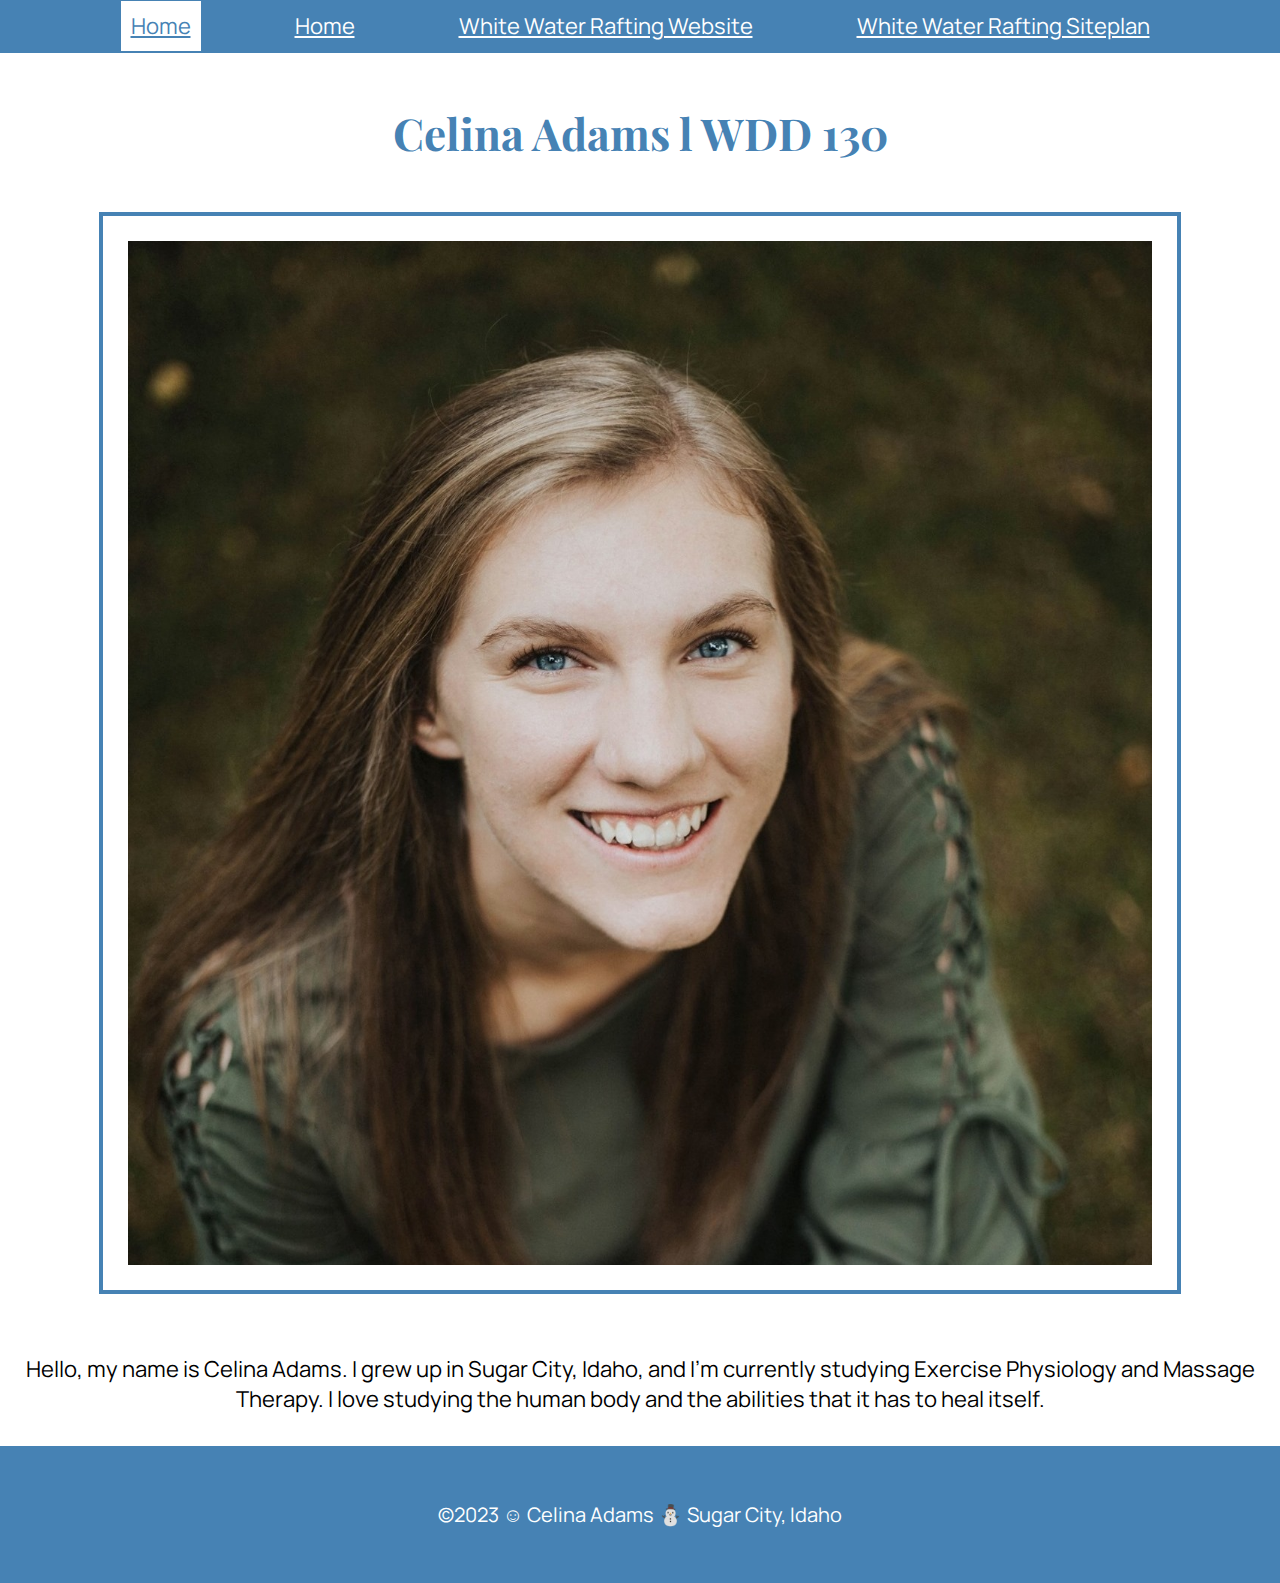
<file: index.html>
<!DOCTYPE html>
<html lang="en-US">
  
<head>
    <meta charset="utf-8">
    <meta name="viewport" content="width=device-width">
    <title>Celina Adams l WDD 130</title>
    <link rel="stylesheet" href="css/style.css">
  </head>

  <body>

    <header>
      <nav>
        <a id="active" href="#">Home</a>
        <a href="#">Home</a>
        <a href="wwr/">White Water Rafting Website</a>
        <a href="wwr/site-plan-rafting.html">White Water Rafting Siteplan</a>
      </nav>
    </header>

    <main>
      <h1>Celina Adams l WDD 130</h1>
      <img src="images/profile.jpg" alt="Picture of Celina Adams">
      <p>Hello, my name is Celina Adams. I grew up in Sugar City, Idaho, and I'm currently studying Exercise Physiology and Massage Therapy. I love studying the human body and the abilities that it has to heal itself. </p>  
    </main>  

    <footer>
      <p>&copy;2023 &#9786; Celina Adams &#9924; Sugar City, Idaho</p>
    </footer>
  </body>
</html>
</file>
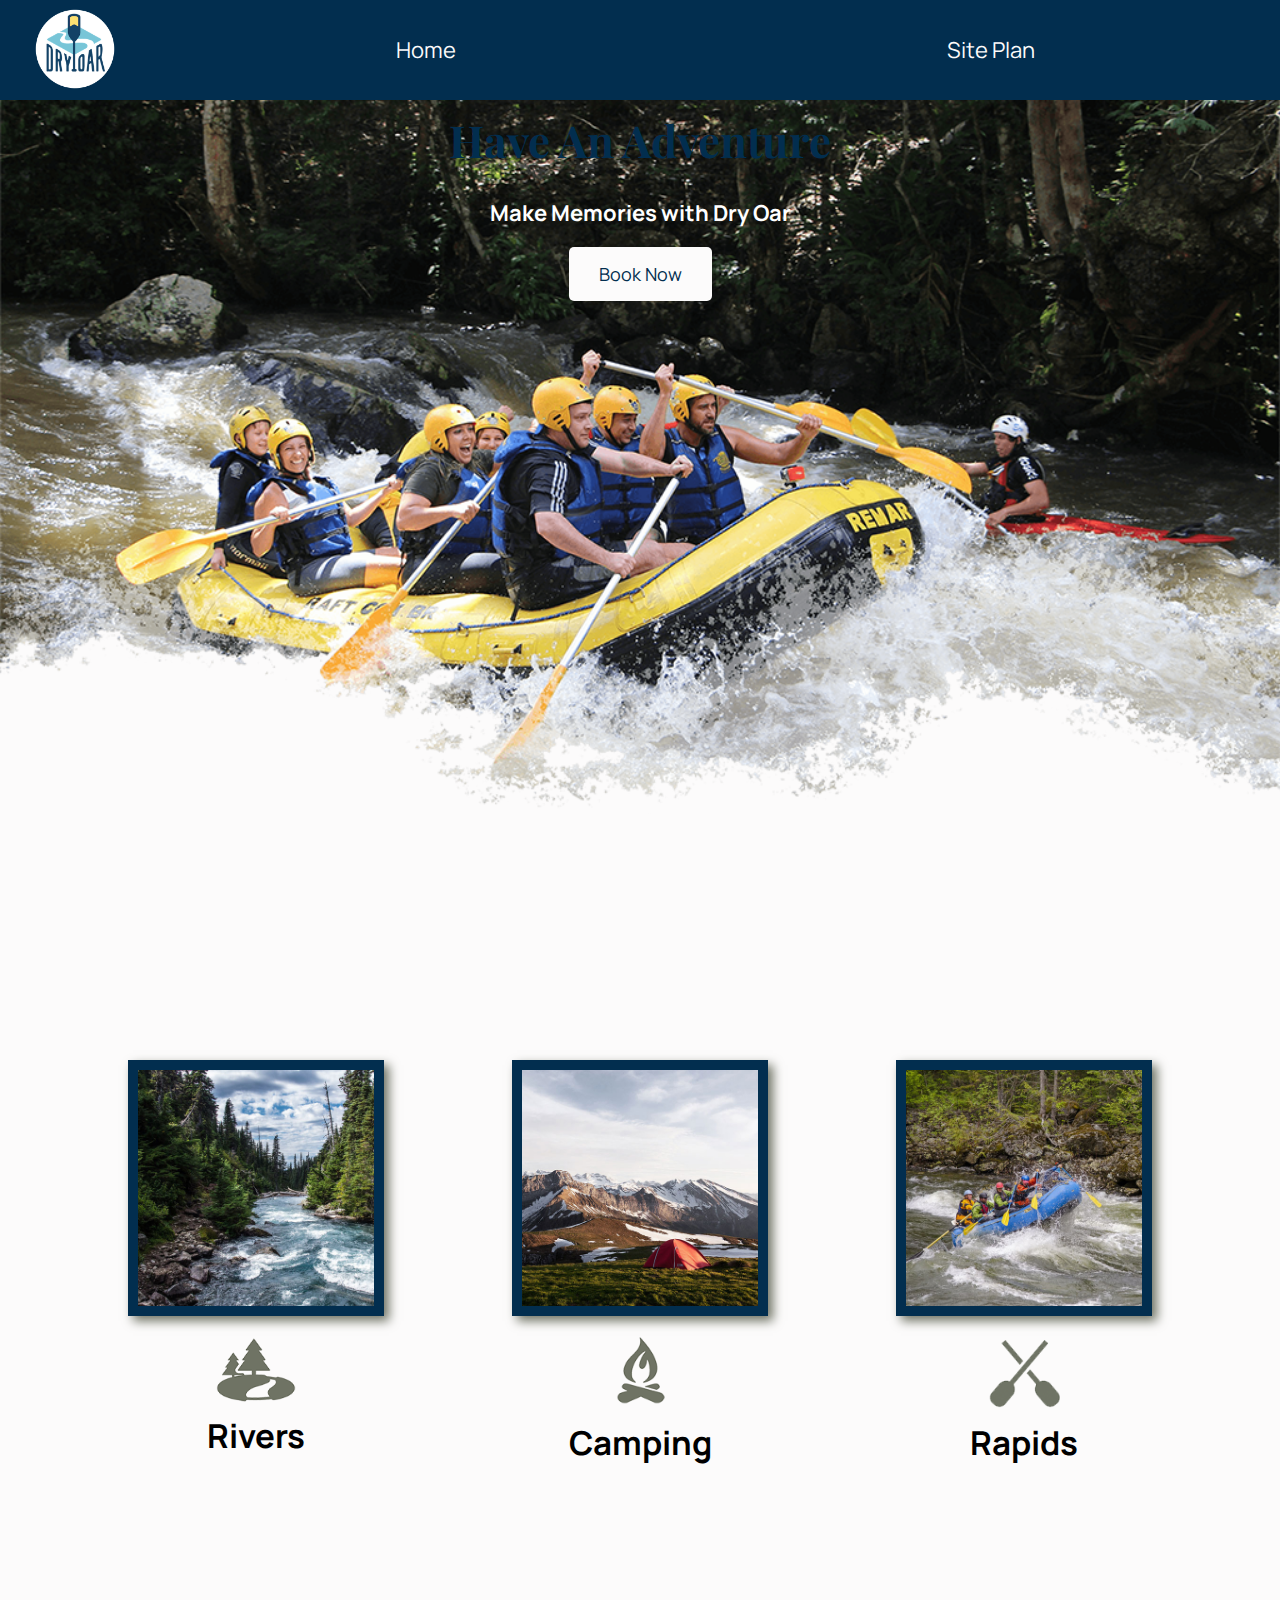
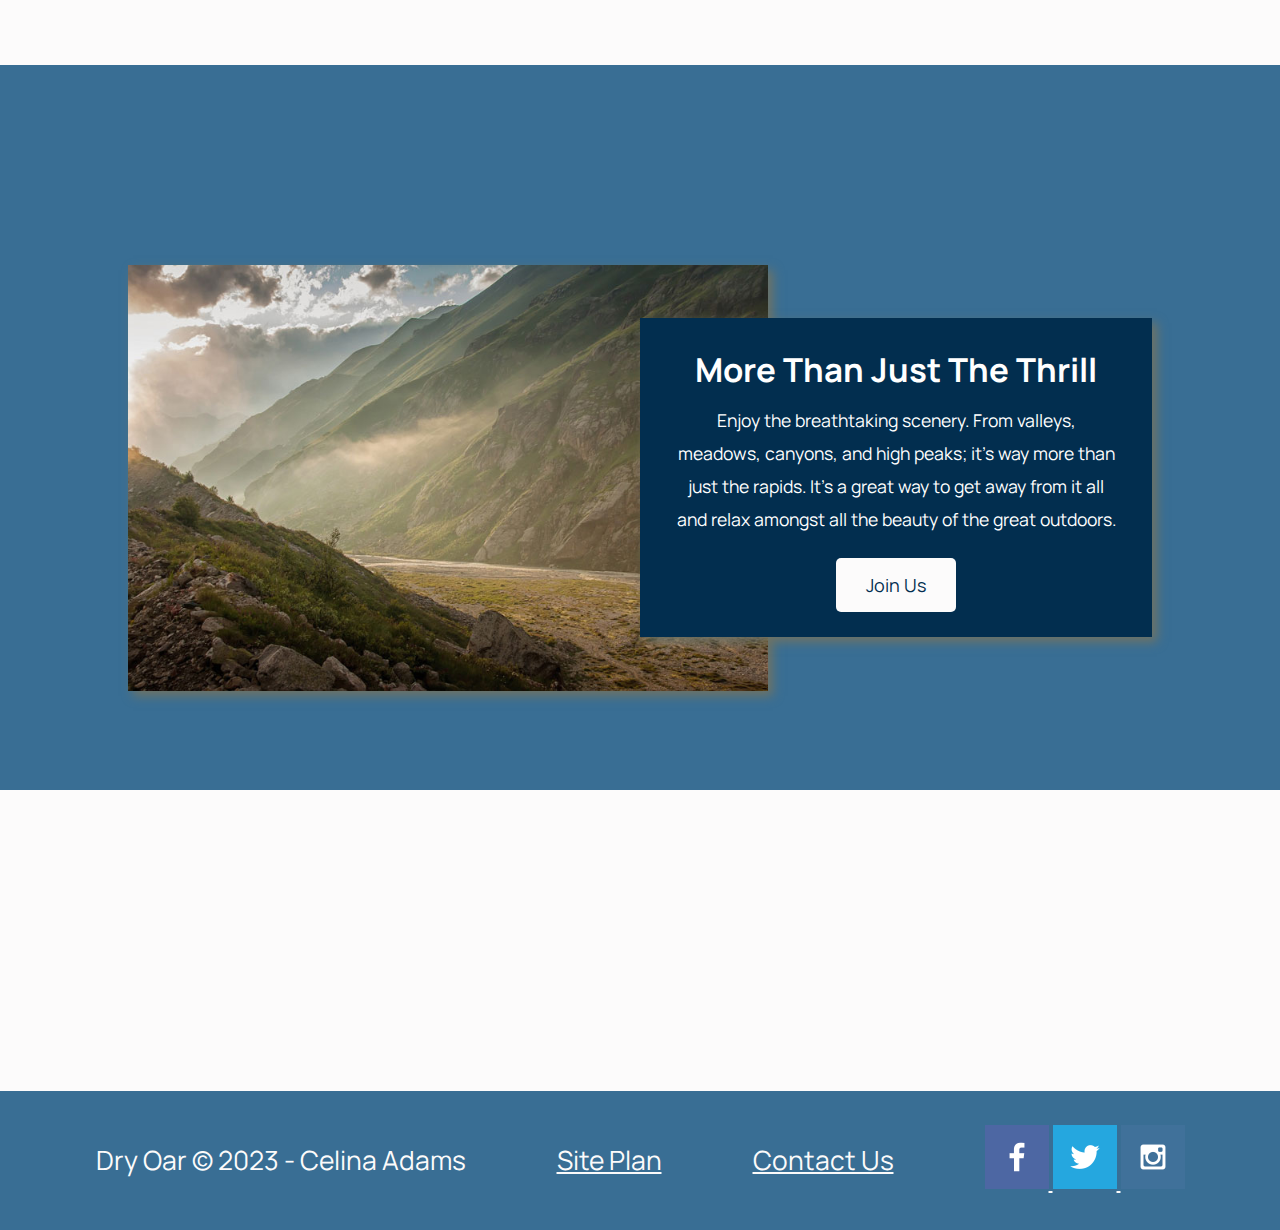
<file: wwr/index.html>
<!DOCTYPE html>
<html lang="en">
<head>
    <meta charset="UTF-8">
    <meta http-equiv="X-UA-Compatible" content="IE=edge">
    <meta name="viewport" content="width=device-width, initial-scale=1.0">
    <title>Whitewater Rafting Vacations | Dry Oar Boating | Home</title>
    <link rel="stylesheet" href="styles/style.css">
</head>
<body>
    <div id="content">

    <header>
        <a id="logo_link" href="index.html">
            <img class="logo" src="images/logo.png" alt="Dry Oar Boating Logo">
        </a>
        <nav>
            <a href="index.html">Home</a>
            <a href="site-plan-rafting.html">Site Plan</a>
        </nav>
    </header>
    
    <div id="hero">
        <div id="hero-box">
            <img id="hero-img" src="images/hero.png" alt="People enjoying white water rafting">
        </div>
        <section id="hero-msg">
            <h1 class="home-title">Have An Adventure</h1>
            <h4>Make Memories with Dry Oar </h4>
            <div class='button-box'>
                <a class='book' href="contactus.html">Book Now</a>
            </div>
        </section>
    </div>

    <main class="home-grid">
        <section class="rivers-card">
            <img class="card-img" src="images/rivers.jpg" alt="river in forest">
            <img class="icon" src="images/river_icon.png" alt="river icon">
            <h2>Rivers</h2>
        </section>
        <section class="camping-card">
            <img class="card-img" src="images/camping.jpg" alt="tent in mountains">
            <img class="icon" src="images/fire_icon.png" alt="fire icon">
            <h2>Camping</h2>
        </section>
        <section class="rapids-card">
            <img class="card-img" src="images/rapids.jpg" alt="rafting boat">
            <img class="icon" src="images/oars.png" alt="oars icon">
            <h2>Rapids</h2>
        </section>
        <div id="background"></div> 
        <img class="mountains" src="images/mountains.jpg" alt="Misty mountains">
        <section class="msg">
            <h2>More Than Just The Thrill</h2>
            <p>Enjoy the breathtaking scenery. From valleys, meadows, canyons, and high peaks; it's way more than just the rapids. It's a great way to get away from it all and relax amongst all the beauty of the great outdoors. </p>
            <a class='join' href="rivers.html">Join Us</a>
        </section>
    </main>

    <footer>
        <p>Dry Oar &copy; 2023 - Celina Adams</p>
        <p><a href="site-plan-rafting.html">Site Plan</a></p>
        <p><a href="contactus.html">Contact Us</a></p>
        <div class="social">
            <a href="https://facebook.com" target="_blank">
                <img src="images/facebook.png" alt="fb icon">
            </a>
            <a href="https://twitter.com" target="_blank">
                <img src="images/twitter.png" alt="twitter icon">
            </a>
            <a href="https://instagram.com" target="_blank">
                <img src="images/instagram.png" alt="instagram icon">
            </a>
        </div>
    </footer>
    </div>
</body>
</html>
</file>
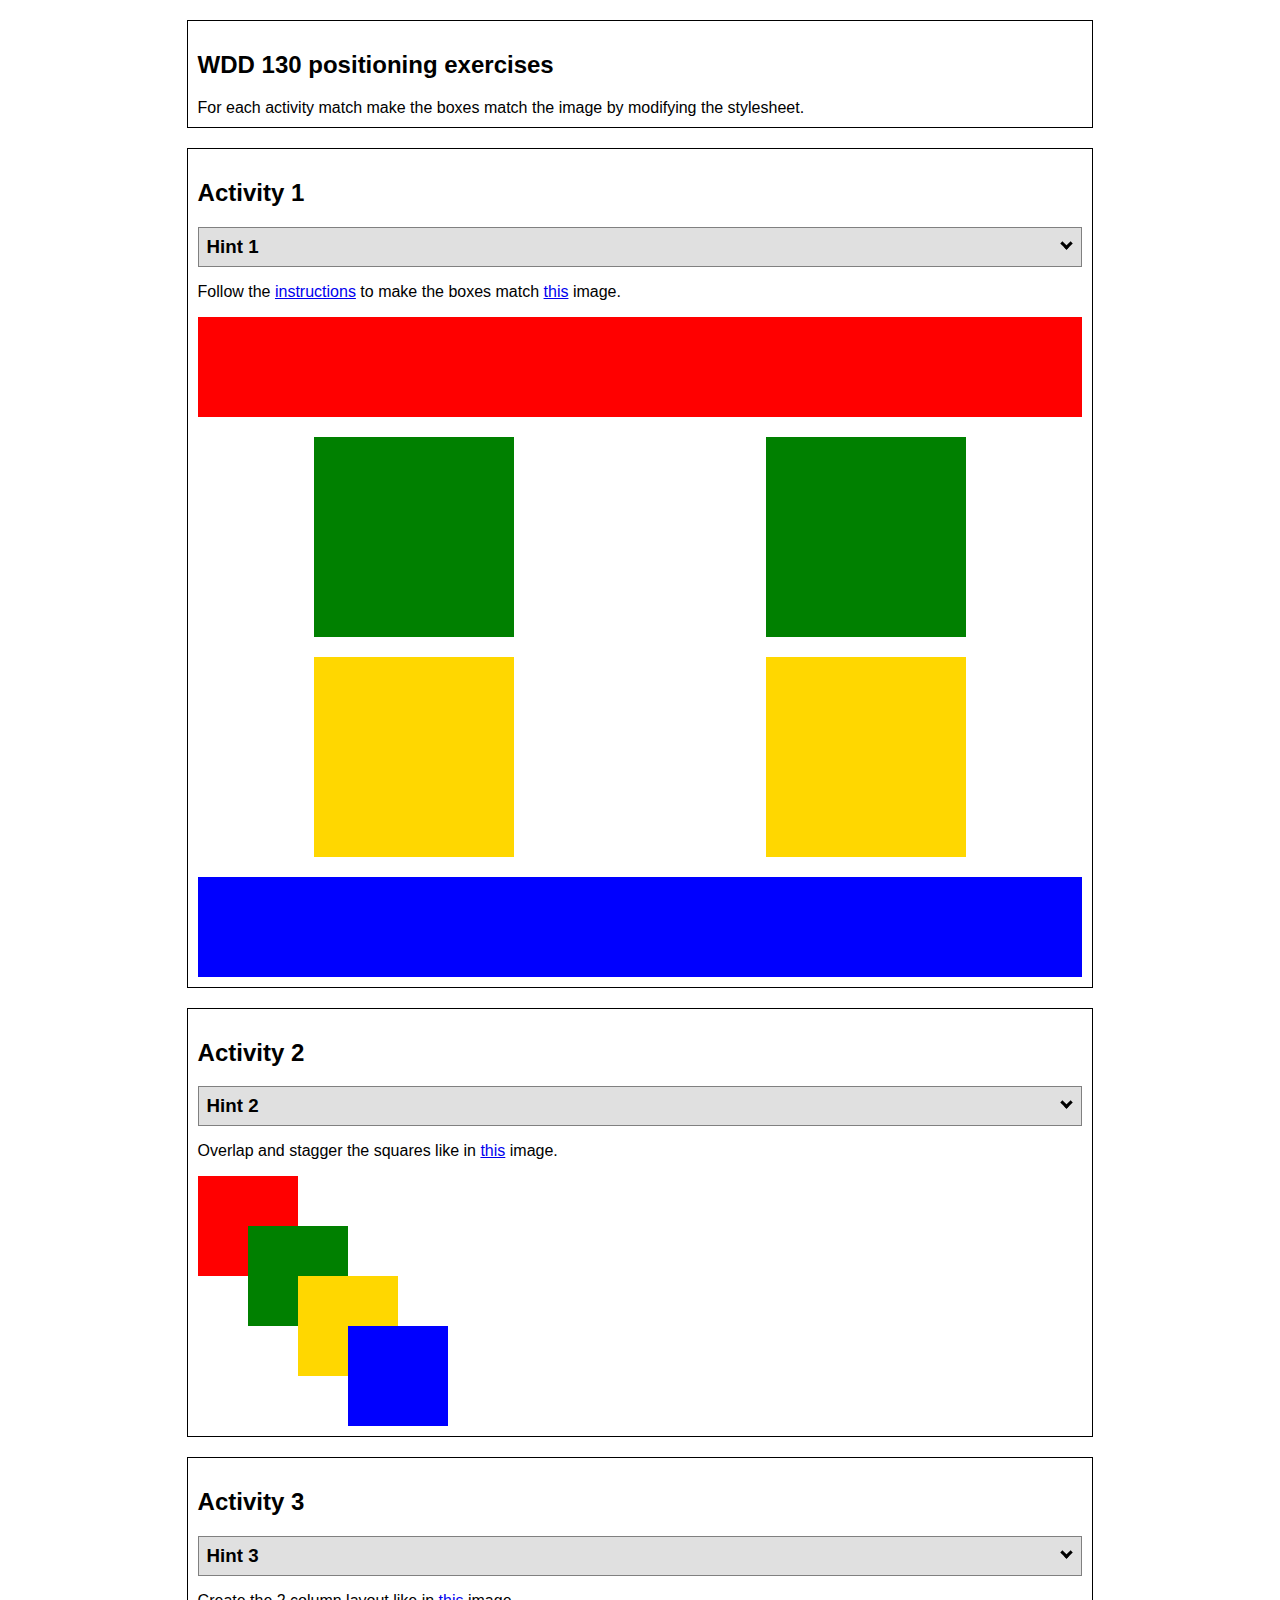
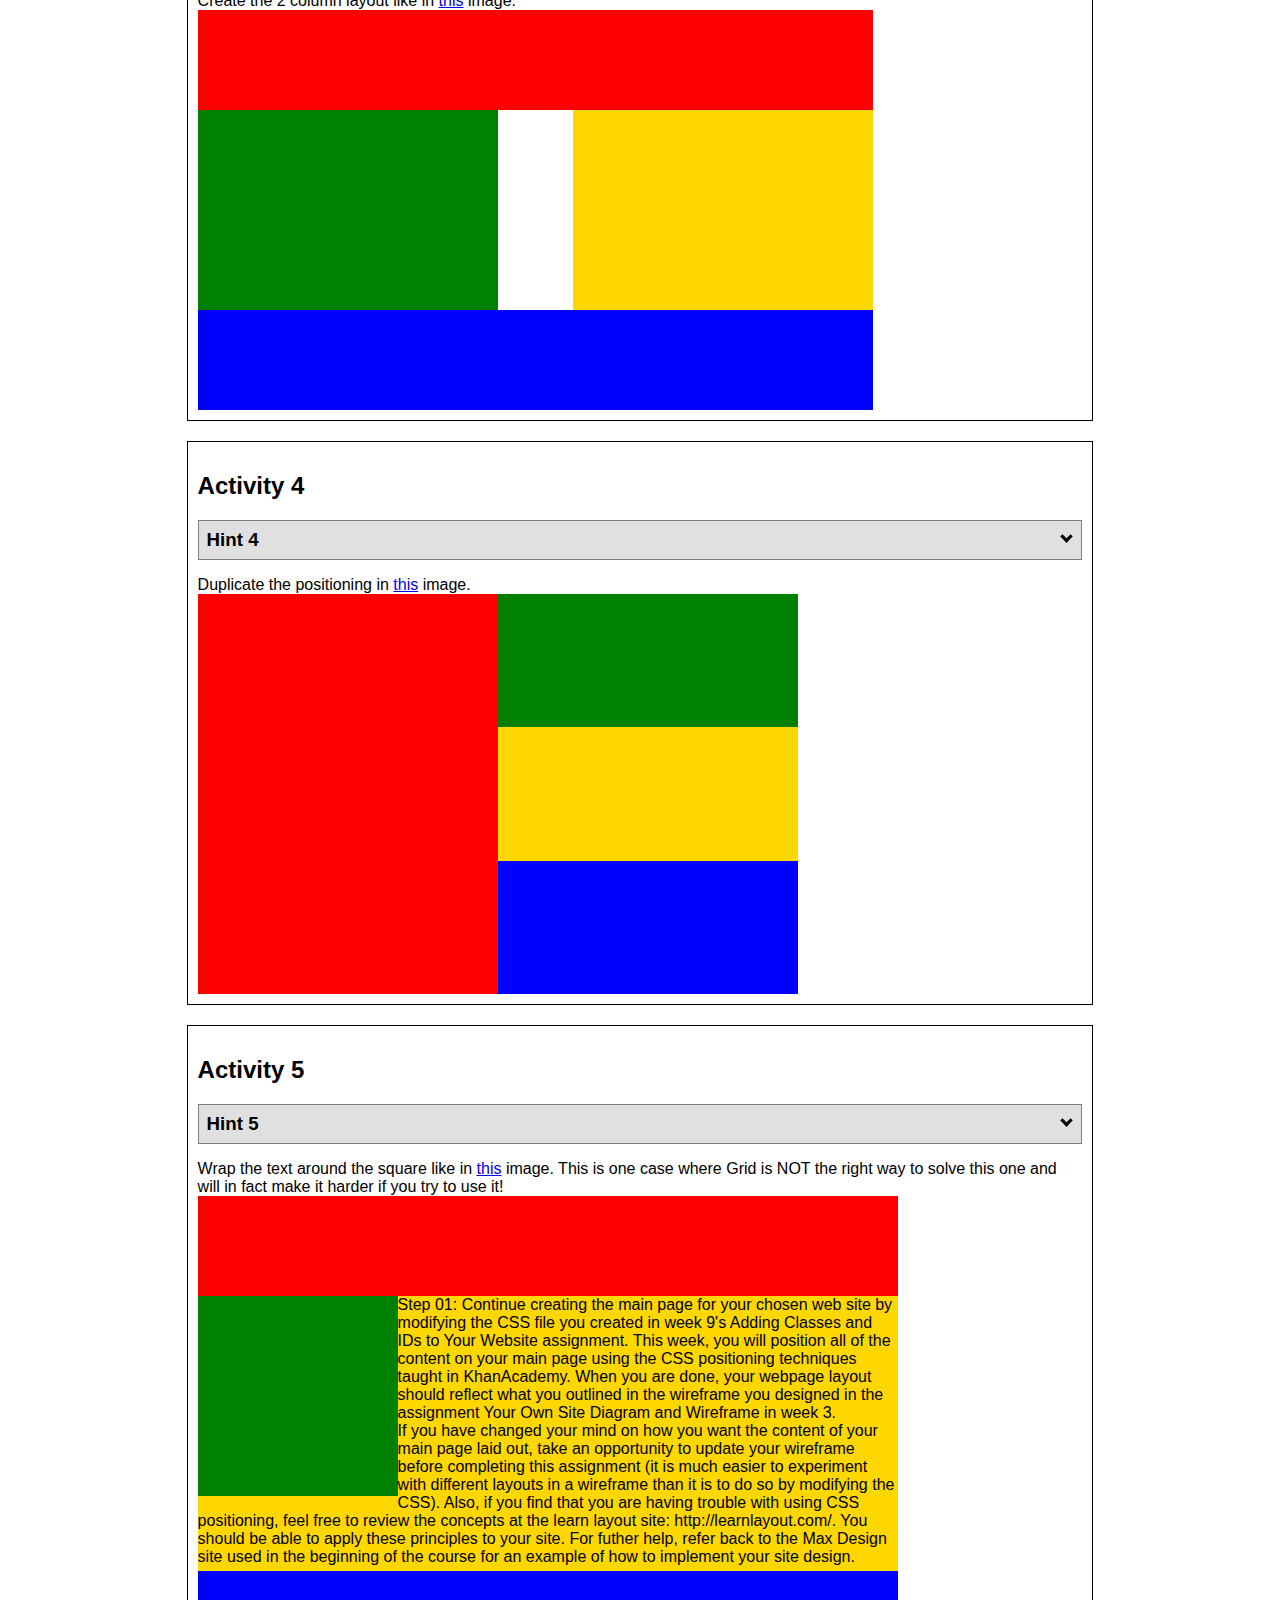
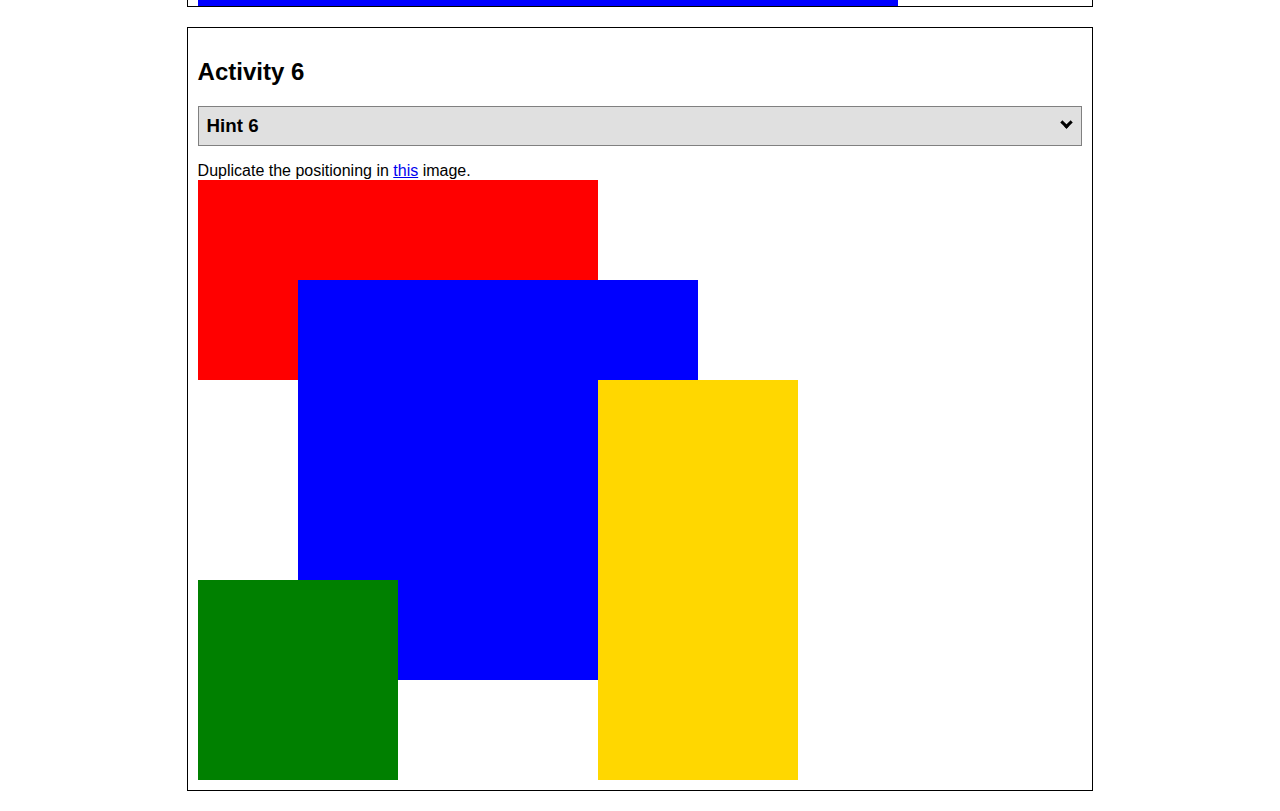
<file: positioning.html>
<!DOCTYPE html>
<html lang="en">
  <head>
    <!-- HTML - Name: positioning.html -->
    <title>Positioning Activity</title>
    <link rel="stylesheet" type="text/css" href="positionstyles.css" />
  </head>
  <body>
    <div class="activity">
      <h2>WDD 130 positioning exercises</h2>
      For each activity match make the boxes match the image by modifying the stylesheet.</div>
    <div class="activity">
      <h2>Activity 1</h2>
      <section class="hint"><input type="checkbox" ><i></i> <h3>Hint 1</h3><div><p>Check out the <a href="https://byui-wdd.github.io/wdd130/activities/w06-css-positioning.html" target="_blank">activity instructions</a> in Ilearn!</p></div></section>
      <p>Follow the <a href="https://byui-wdd.github.io/wdd130/activities/w06-css-positioning.html" target="_blank">instructions</a> to make the boxes match  <a href="https://byui-wdd.github.io/wdd130/images/example1.png" target="_blank">this</a> image.</p>
      <div class="content1" >
        <div class="red1" ></div>
        <div class="green1" ></div>
        <div class="green1" ></div>
        <div class="yellow1"></div>
        <div class="yellow1"></div>
        <div class="blue1"></div>
      </div>
    </div>
    <div class="activity">
      <h2>Activity 2</h2>
      <section class="hint"><input type="checkbox" > <h3>Hint 2</h3><i></i><div>
      <ul>
      <li>grid-template-columns: 50px 50px 50px 50px 50px </li></ul></div></section>
      <p>Overlap and stagger the squares like in <a href="https://byui-wdd.github.io/wdd130/images/example2.png" target="_blank">this</a> image.</p>
      <div class="content2" >
        <div class="red2" ></div>
        <div class="green2" ></div>
        <div class="yellow2"></div>
        <div class="blue2"></div>
      </div>
    </div>
    <div class="activity">
      <h2>Activity 3</h2>
      <section class="hint"><input type="checkbox" > <h3>Hint 3</h3><i></i><div><p>This one is going to be best solved with CSS Grid. Remember to make the boxes the right width first...then start moving them around. </p><h4>Properties used:</h4><ul><li>display:grid;</li><li>grid-template-columns:</li><li>grid-column-gap:</li>
        <li>grid-column:</li>  </ul></div></section>
      Create the 2 column layout like in <a href="https://byui-wdd.github.io/wdd130/images/example3.png" target="_blank">this</a>  image.
      <div class="content3" >
        <div class="red3" ></div>
        <div class="green3" ></div>
        <div class="yellow3"></div>
        <div class="blue3"></div>
      </div>
    </div>
    <div class="activity">
      <h2>Activity 4</h2>
      <section class="hint"><input type="checkbox" > <h3>Hint 4</h3><i></i><div><p>For the others we have been primarily concerned with width. For this one you will need to adjust height as well. </p><h4>Properties used:</h4><ul><li>display:grid;</li><li>grid-template-columns:</li><li>grid-row:</li></ul></div></section>
      Duplicate the positioning in <a href="https://byui-wdd.github.io/wdd130/images/example4.png" target="_blank">this</a> image. 
      <div class="content4" >
        <div class="red4" ></div>
        <div class="green4" ></div>
        <div class="yellow4"></div>
        <div class="blue4"></div>
      </div>
    </div>

    <div class="activity">
      <h2>Activity 5</h2>
      <section class="hint"><input type="checkbox" > <h3>Hint 5</h3><i></i><div><p>Grid is <strong>not</strong> the right way to do this.  In fact there is only one way to really do that...and that is with float. Remember that we float the thing we want the text to wrap around.  Also remember to start by making all the shapes the right size and shape.</p><h4>Properties used:</h4><ul><li>float: left;</li></ul></div></section>
      Wrap the text around the square like in <a href="https://byui-wdd.github.io/wdd130/images/example5.png" target="_blank">this</a> image. This is one case where Grid is NOT the right way to solve this one and will in fact make it harder if you try to use it!
      <div class="content5" >
        <div class="red5" ></div>
        <div class="green5" ></div>
        <div class="yellow5">Step 01: Continue creating the main page for your chosen web site by modifying the CSS file you created in week 9's Adding Classes and IDs to Your Website assignment. This week, you will position all of the content on your main page using the CSS positioning techniques taught in KhanAcademy. When you are done, your webpage layout should reflect what you outlined in the wireframe you designed in the assignment Your Own Site Diagram and Wireframe in week 3. <br />
          If you have changed your mind on how you want the content of your main page laid out, take an opportunity to update your wireframe before completing this assignment (it is much easier to experiment with different layouts in a wireframe than it is to do so by modifying the CSS). Also, if you find that you are having trouble with using CSS positioning, feel free to review the concepts at the learn layout site: http://learnlayout.com/. You should be able to apply these principles to your site. For futher help, refer back to the Max Design site used in the beginning of the course for an example of how to implement your site design.</div>
        <div class="blue5"></div>
      </div>
    </div>
    <div class="activity">
      <h2>Activity 6</h2>
      <section class="hint"><input type="checkbox" > <h3>Hint 6</h3><i></i><div><p>This one is all about visualizing the grid behind the layout. If you are having a hard time doing that first: all the sizes are even multiples of 100, and second here is another example with the lines drawn: <a href="https://byui-wdd.github.io/wdd130/images/example6-hint.png" target="_blank">example 6 with lines</a>. For this one you will find it easiest if you use px for the column width. You can also use <kbd>z-index</kbd> to control the element layering.    </p><h4>Properties used:</h4><ul><li>display:grid;</li><li>grid-template-columns:</li><li>grid-column:</li><li>grid-row:</li><li><a href="https://www.w3schools.com/cssref/pr_pos_z-index.asp" target="_blank">z-index:</a></li></ul></div></section>
      Duplicate the positioning in <a href="https://byui-wdd.github.io/wdd130/images/example6.png" target="_blank">this</a> image.
      <div class="content6" >
        <div class="red6" ></div>
        <div class="green6" ></div>
        <div class="yellow6"></div>
        <div class="blue6"></div>
      </div>
    </div>
  </body>
</html>
</file>
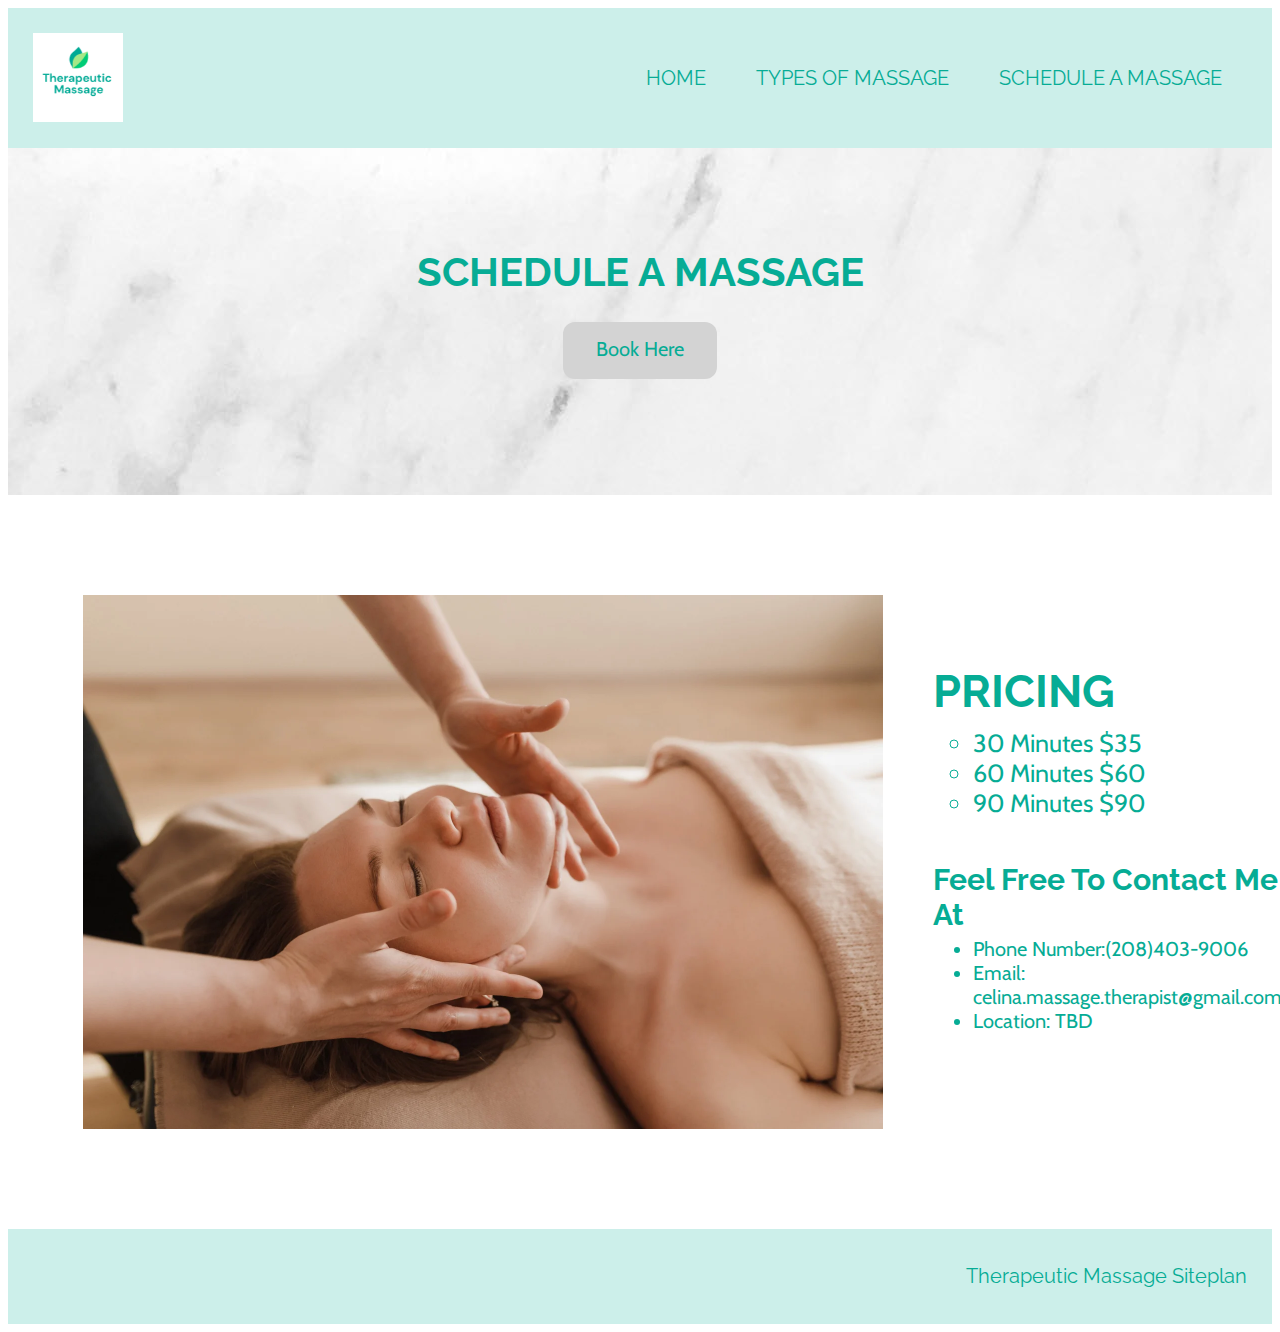
<file: massage_website/bookings.html>
<!DOCTYPE html>
<html lang="en-US">
  
<head>
    <meta charset="utf-8">
    <meta name="viewport" content="width=device-width">
    <title>Therapeutic Massage</title>
    <link rel="stylesheet" href="styles/bookings.css">
  </head>

  <body>
    <div id="content">

    <header>
      <img class="logo" src= "images/massage.logo.png" alt="Therapeutic Massage Logo">
      <nav>
        <a href="index.html">HOME</a>
        <a href="types.html">TYPES OF MASSAGE</a>
        <a href="bookings.html">SCHEDULE A MASSAGE</a>

      </nav>
    </header>
    
    <main>
      <section class="top">
        <h1>SCHEDULE A MASSAGE</h1>
        <div class='button'>
        <a class="book" href="https://celinaadams.zohobookings.com/#/customer/therapeuticmassage">Book Here</a>
        </div>
      </section>  

    <div class="content">

      <img class= "massage_img" src="images/women_massage.webp" alt="image of massage">
        <div class= "pricing_body">
        <h2>PRICING</h2>  
        <ul class="pricing_msg">
          <li>30 Minutes $35</li>
          <li>60 Minutes $60</li>
          <li>90 Minutes $90</li>
        </ul>
        </div>
      
      <div id="information">
        <h3>Feel Free To Contact Me At</h3>
        <ul class="contact_message">
          <li>Phone Number:(208)403-9006</li>
          <li>Email: celina.massage.therapist@gmail.com</li>
          <li>Location: TBD</li>
        </ul>
      </div> 
    </div>
    </main>


    <footer>
      <a class="plan" href="site-plan.html">Therapeutic Massage Siteplan</a>
    </footer>
    </div>
  </body>
</html>
</file>
<file: css/style.css>
@import url('https://fonts.googleapis.com/css2?family=Manrope:wght@200&family=Playfair+Display&display=swap');


h1 {
    text-align: center;
    font-family: 'Playfair Display', 'Manrope', Helvetica, sans-serif;
    }

p {
    text-align: center;
    padding: 10px;
    }
      
nav, footer {
    text-align: center;
    background-color: steelblue;
    padding: 10px;
    }

a:hover {
    background-color: white;
    color: steelblue;
    }
    
a {
    padding: 10px;
    font-size: 1em;
    color: white;
    margin: 40px;
    line-height: 1.5em;
    }

h1, h2 {
    color: steelblue;
    margin: 50px 0;
    }
img {
    width: 800px;
    display: block;
    margin: 0 auto;   
    border: 4px solid steelblue;
    }
p {
    padding: 10px;
    }

#active {
    background-color: white;
    color: steelblue;
    }

img {
    padding: 25px;
    width: 80%;
    display: block;
    margin: 50px auto;
    border: 4px solid steelblue;
    }

footer p {
    padding: 25px;
    color: white;
    font-size: 20px;
    margin: 20px auto; 
    }

body {
    margin: 0;
    font-family: 'Manrope', Helvetica, sans-serif;
    font-size: 22px;
    }
</file>
<file: wwr/styles/style.css>
@import url('https://fonts.googleapis.com/css2?family=Manrope:wght@200&family=Playfair+Display&display=swap');


content {
  max-width: 1600px;
  margin: 0 auto;
  }

#background {
  height: 725px;
  }

.logo {
  width: 80px;
  }
#logo_link {   
  padding-top: 5px;
  justify-self: center;
  align-self: center;
  }

.icon {
  width: 80px;
  padding-top: 10px;
  }

#hero{
  display: grid;
  grid-template-columns: 1fr 3fr 1fr;
  margin-top: -100px;
  }
#hero-box {
  grid-column: 1/4;
  grid-row: 1/3;
  z-index: -1;
  }
#hero-msg {
  grid-column: 2/3;
  grid-row: 1/2;
  margin-top: 100px;
}  
  #hero-img {
  width: 100%;
  }
#hero-msg h1, #hero-msg h4 {
  text-align: center;
  color: #022E4F;
  }
  #hero-msg h4 {
    color: white
  }

.button-box {
  text-align: center;
  }

main section {
  text-align: center;
  }
main section img {
  box-sizing: border-box;
  }


body {
  background-color: #fcfbfb;
  font-family: 'Manrope', Helvetica, sans-serif;
  font-size: 22px;
  margin: 0;
  padding: 0;
  }
header{
  background-color: #022E4F;
  display: grid;
  grid-template-columns: 150px auto;
  }

nav{
  display: flex;
  justify-content: space-around;
}

nav a {
  text-align: center;
  color: #fcfbfb;
  text-decoration: none;
  padding: 35px;
  }
nav a:hover {
  background-color: #022E4F;
  color: #61BDD1;
  }

.home-title {
  color: #fcfbfb;
  font-family: 'Playfair Display', Helvetica, sans-serif;
  font-size: 2em;
  margin-top: 10px;
  }

h4 {
  color: #fcfbfb
  }

h2 {
  margin: 0;
  }

.book, .join {
  background-color: #fcfbfb;
  color: #022E4F;
  text-decoration: none;
  font-size: 18px;
  padding: 15px 30px;
  margin-top: 50px;
  border-radius: 5px;
  }
.book:hover, .join:hover {
  background-color: #fcfbfb;
  color: #022E4F
  }

#background {
  background-color: #396E94;
  }

.msg h2{
  color: white;
  } 
 .msg p{
  color: white;
  font-size: .8em;
  padding-bottom: 15px;
  }


.rivers-card, .camping-card, .rapids-card, .mountains {
  margin: 200px 0;
}

.card-img, .mountains {
  width: 100%;
}
  .card-img {
  border: 10px solid #022E4F;
  transition: transform .5s;
  box-shadow: 5px 5px 10px #6f7364;
  }
  .card-img:hover {
    opacity: .6;
    transform: scale(1.1);
  }

.home-grid {
  display: grid;
  grid-template-columns: 1fr 1fr 1fr 1fr 1fr 1fr 1fr 1fr 1fr 1fr
}
.rivers-card{
  grid-column: 2/4;
  grid-row: 2/3;
}
.camping-card{
  grid-column: 5/7;
  grid-row: 2/3;
}
.rapids-card{
  grid-column: 8/10;
  grid-row: 2/3;
}
#background{
  grid-column: 1/11;
  grid-row: 4/9;
}
.mountains{
  width: 100%;
  grid-column: 2/7;
  grid-row: 5/8;
  box-shadow: 5px 5px 10px #6f7364;
}
.msg {
  background-color: #022E4F;
  line-height: 1.5em;
  padding: 35px;
  grid-column: 6/10;
  grid-row: 6/7;
  box-shadow: 5px 5px 10px #6f7364;
}

footer{
  background-color: #396E94;
  color: #fcfbfb;
  padding: 25px 50px;
  margin-top: 200px;
  display: flex;
  justify-content: space-around;
  align-items: center;
  }
footer a {
  color: #fcfbfb;
  }
footer a:hover {
  color: #022E4F;
  }
footer p {
    font-size: 1.2em;
  }
footer p a:hover {
    text-decoration: underline;
  }



  @media screen and (max-width: 900px) {
    #hero, .home-grid {
        display: block;
        height: auto;
    }
    nav, footer {
        flex-direction: column;
    }
    nav a {
        display: block;
        padding: 15px;
    }
    #hero {
        margin-top: 0;
    }
    #hero-msg {
        margin-top: 0;
    }
    #hero-msg h4 {
        display: none;
    }
    .home-title {
        font-size: 25px;
        color: #6f7364;
    }
    .rivers-card, .camping-card, .rapids-card { 
        margin: 50px auto;
        width: 60%;
    }
    #background {
        display: none;
    }
    .mountains, .msg {
        width: 80%;
        display: block;
        margin: 0 auto;
    }
    footer {
        margin-top: 25px;
    }
}
</file>
<file: positionstyles.css>
/* CSS - Name: "positionstyles.css" */
/* Activity 1 styles */
.content1 {
  /* This is the parent of the activity 1 boxes. */
  display: grid;
  grid-template-columns: 1fr 1fr;
  justify-items: center;
  grid-gap: 20px;

}
.red1 { 
  width: 100%; 
  height: 100px; 
  background-color: red; 
  grid-column: 1/3;

} 
.green1 {
  width: 200px; 
  height: 200px; 
  background-color: green; 

} 
.yellow1 {
  width: 200px; 
  height: 200px; 
  background-color: gold; 
} 
.blue1 {
  width: 100%; 
  height: 100px; 
  background-color: blue; 
  grid-column: 1/3;
} 
/* Activity 2 styles */ 
.content2 {
  /* This is the parent of the activity 2 boxes. */
  display: grid;
  grid-template-columns: 50px 50px 50px 50px 50px;
  grid-template-rows: 50px 50px 50px 50px 50px; 
}
.red2 {
  width: 100px; 
  height: 100px; 
  background-color: red; 
  grid-column: 1/3;
  grid-row: 1/3;
} 
.green2 { 
  width: 100px; 
  height: 100px; 
  background-color: green; 
  grid-column: 2/4;
  grid-row: 2/4;
} 
.yellow2 {
  width: 100px; 
  height: 100px; 
  background-color: gold; 
  grid-column: 3/5;
  grid-row: 3/5
} 
.blue2 {
  width: 100px; 
  height: 100px; 
  background-color: blue;
  grid-column: 4/6; 
  grid-row: 4/6;
} 
/* Activity 3 styles */ 
.content3 {
  /* This is the parent of the activity 3 boxes. */
  display: grid;
  grid-template-columns: 300px 300px;
  grid-column-gap: 75px;

}
.red3 {
  width: 100%; 
  height: 100px; 
  background-color: red; 
  grid-column: 1/3;
} 
.green3 {
  width: 100%; 
  height: 200px; 
  background-color: green;
  grid-column: 1/2;

} 
.yellow3 {
  width: 100%; 
  height: 200px; 
  background-color: gold; 
  grid-column: 2/3;

} 
.blue3 {
  width: 100%;
  height: 100px; 
  background-color: blue;   
  grid-column: 1/3;

} 
/* Activity 4 styles */ 
.content4 {
  /* This is the parent of the activity 4 boxes. */
  display: grid;
  grid-template-columns: 300px 300px;
  grid-template-rows: 1fr 1fr 1fr;
  height: 400px;
}
.red4 {
  width: 100%; 
  height: 100%; 
  background-color: red; 
  grid-column: 1/2;
  grid-row: 1/4;
} 
.green4 {
  width: 100%; 
  height: 100%; 
  background-color: green; 
  grid-column: 2/3;
  grid-row: 1/2;
} 
.yellow4 {
  width: 100%; 
  height: 100%; 
  background-color: gold; 
  grid-column: 2/3;
  grid-row: 2/3;
} 
.blue4 {
  width: 100%; 
  height: 100%; 
  background-color: blue; 
  grid-column: 2/3;
  grid-row: 3/4
} 
/* Activity 5 styles */ 
.content5 {
  /* This is the parent of the activity 5 boxes. */
  width: 700px;
  height: 400px;
}
.red5 { 
  width: 100%; 
  height: 100px; 
  background-color: red; 
} 
.green5 { 
  width: 200px; 
  height: 200px; 
  background-color: green; 
  float: left;

} 
.yellow5 {
  width: 700px; 
  height: 275px; 
  background-color: gold; 

} 
.blue5 {
  width: 100%; 
  height: 100px; 
  background-color: blue; 
} 
/* Activity 6 styles */ 
.content6 {
  /* This is the parent of the activity 6 boxes. */
  display: grid;
  grid-template-columns: 100px 100px 100px 100px 100px 100px;
  grid-template-rows: 100px 100px 100px 100px 100px 100px;
}
.red6 {
  width: 100%; 
  height: 100%; 
  background-color: red; 
  grid-column: 1/5;
  grid-row: 1/3;
  z-index: 1;
} 
.green6 {
  width: 100%; 
  height: 100%; 
  background-color: green; 
  grid-column: 1/3;
  grid-row: 5/7;
  z-index: 3;
} 
.yellow6 {
  width: 100%; 
  height: 100%; 
  background-color: gold; 
  grid-column: 5/7;
  grid-row: 3/7;
  z-index: 3;
} 
.blue6 {
  width: 100%; 
  height: 100%; 
  background-color: blue; 
  grid-column: 2/6;
  grid-row: 2/6;
  z-index: 2;
} 


/* Do not make any changes below here */
.activity {
  width: 70%; 
  margin: 20px auto; 
  font-family: Arial, sans-serif; 
  border: 1px solid black; 
  padding: 10px; 
  clear:both; 
  overflow: auto;
} 

.hint {
  border: 1px solid grey;
  background: #e0e0e0;
  padding: .5em;
  position: relative;
  margin: 1em 0;
}
.hint h3 {
  margin: 0;
}
.hint:hover {
  background: #d0d0d0;
}
.hint > div {
  display: none;
}

.hint input[type=checkbox] {
  position: absolute;
  width: 100%;
  height: 100%;
  opacity: 0;
  z-index: 1;
  cursor: pointer;
}

.hint input[type=checkbox]:checked ~ div {
  display: block;
}

.hint i {
  position: absolute;
  transform: translate(-6px, 0);
  margin-top: 16px;
  right: 10px;
  top: -3px;
}
.hint i:before, .hint i:after {
  content: "";
  position: absolute;
  background-color: black;
  width: 3px;
  height: 9px;
}
.hint i:before {
  transform: translate(2px, 0) rotate(45deg);
}
.hint i:after {
  transform: translate(-2px, 0) rotate(-45deg);
}

.hint input[type=checkbox]:checked ~ i:before {
  transform: translate(-2px, 0) rotate(45deg);
}
.hint input[type=checkbox]:checked ~ i:after {
  transform: translate(2px, 0) rotate(-45deg);
}
.hint a {
  position: relative;
  z-index: 1;
}
</file>
<file: massage_website/styles/bookings.css>
@import url('https://fonts.googleapis.com/css2?family=Cabin&family=Nunito:wght@300&family=Raleway:wght@300&display=swap');

content {
    max-width: 1600px;
    margin: 0 auto;
    }


header{
    background-color: #ccefea;
    display: grid;
    grid-template-columns: 150px auto;
    height: 90px;
    padding-left: 25px;
    padding-top: 25px;
    padding-bottom: 25px;
    }    
.logo {
    grid-column: 1/2;
    width: 90px;
    }
nav {
    display: flex;
    justify-content: end;
    grid-column: 2/3;
    }
nav a{
    color:#06ac95;
    font-size: 20px;
    text-decoration: none;
    font-family: Raleway, Cabin, san-serif;    
    grid-column: 3/4;
    text-align: right;
    margin-right: 50px;
    padding-top: 33px;
    }
nav a:hover {
    color: #7dd5c3;
    text-decoration: underline;
    }

.top {
    display: grid;
    grid-template-columns: 1fr;
    grid-template-rows: repeat(6, 1fr);
    margin: 0;
}
    h1 {
        margin: 0;
        grid-row: 1/7;
        grid-column: 1/2;
        z-index: -1;
        color: #06ac95;
        font-family: Raleway, Cabin;
        font-size: 40px;
        text-align: center;
        padding-top: 100px;
        padding-bottom: 200px;
        width: auto;
        background-image:url(../images/background.jpg);
    } 
    .button {
        grid-column: 1/2;
        grid-row: 4/5;
        justify-self: center;
        background-color: #D3D3D3;
        font-family: Cabin, san-serif;    
        border: none;
        border-radius: 12px;
        padding: 15px 32px;
        text-align: center; 
        text-decoration: none;
        display: inline-block;
        width: 90px;
        height: 27px;
        font-size: 20px;
    }
    .book{
        text-decoration: none;
        color:#06ac95
    }
    .book:hover {
        color: #7dd5c3;
        text-decoration: underline;
    }

.content{
    display: grid;
    grid-template-columns: repeat(2, 1fr);
    grid-template-rows: repeat(2, 1fr);
    padding-top: 50px;
    padding-bottom: 50px;
    padding-left: 25px;
    }  
    .massage_img{
        grid-column: 1/2;
        grid-row:1/3;
        width: 800px;
        height: auto;
        max-width: 800px;
        max-height: 800px;
        padding: 50px;
    }

    .pricing_body {
        grid-column: 2/3;
        grid-row: 1/2;
        padding-top: 120px;
    }
    .pricing_msg {
        margin: 0;
        color: #06ac95;
        font-family: Cabin, sans-serif;
        font-size: 25px;
        list-style: circle;
        list-style-position: outside;
    }
    .information {
        grid-column: 2/3;
        grid-row: 2/3;
    }    
    .contact_message {
        margin: 0;
        color: #06ac95;
        font-family: Cabin, sans-serif;
        font-size: 20px;
        list-style-position: outside;
 
    }
        h2 {
            margin: 0;
            color: #06ac95;
            font-family: Raleway, Cabin;
            font-size: 45px;
            padding-bottom: 10px;
            }
        h3 {
            margin: 0;
            color: #06ac95;
            font-family: Raleway, Cabin;
            font-size: 30px;
            padding-bottom: 5px;
            }



footer {
    background-color: #ccefea;
    display: flex;
    justify-content: end;
    height: 95px;
    margin: 0;
    }
    .plan {
        font-family: Raleway, Cabin, san-serif; 
        font-size: 20px;
        color:#06ac95;   
        grid-column: 2/3;
        text-decoration: none;
        text-align: end;
        padding-top: 35px;
        padding-right: 25px;
    }
        .plan:hover {    
            color: black;
            text-decoration: underline;
            }


            
    @media screen and (max-width: 900px) {
        #hero, .home-grid {
            display: block;
            height: auto;
        }
        nav, footer {
            flex-direction: column;
        }
        nav a {
            display: block;
            padding: 15px;
        }
        #hero {
            margin-top: 0;
        }
        #hero-msg {
            margin-top: 0;
        }
        #hero-msg h4 {
            display: none;
        }
        .home-title {
            font-size: 25px;
            color: #6f7364;
        }
        .rivers-card, .camping-card, .rapids-card { 
            margin: 50px auto;
            width: 60%;
        }
        #background {
            display: none;
        }
        .mountains, .msg {
            width: 80%;
            display: block;
            margin: 0 auto;
        }
        footer {
            margin-top: 25px;
        }
    }
</file>
